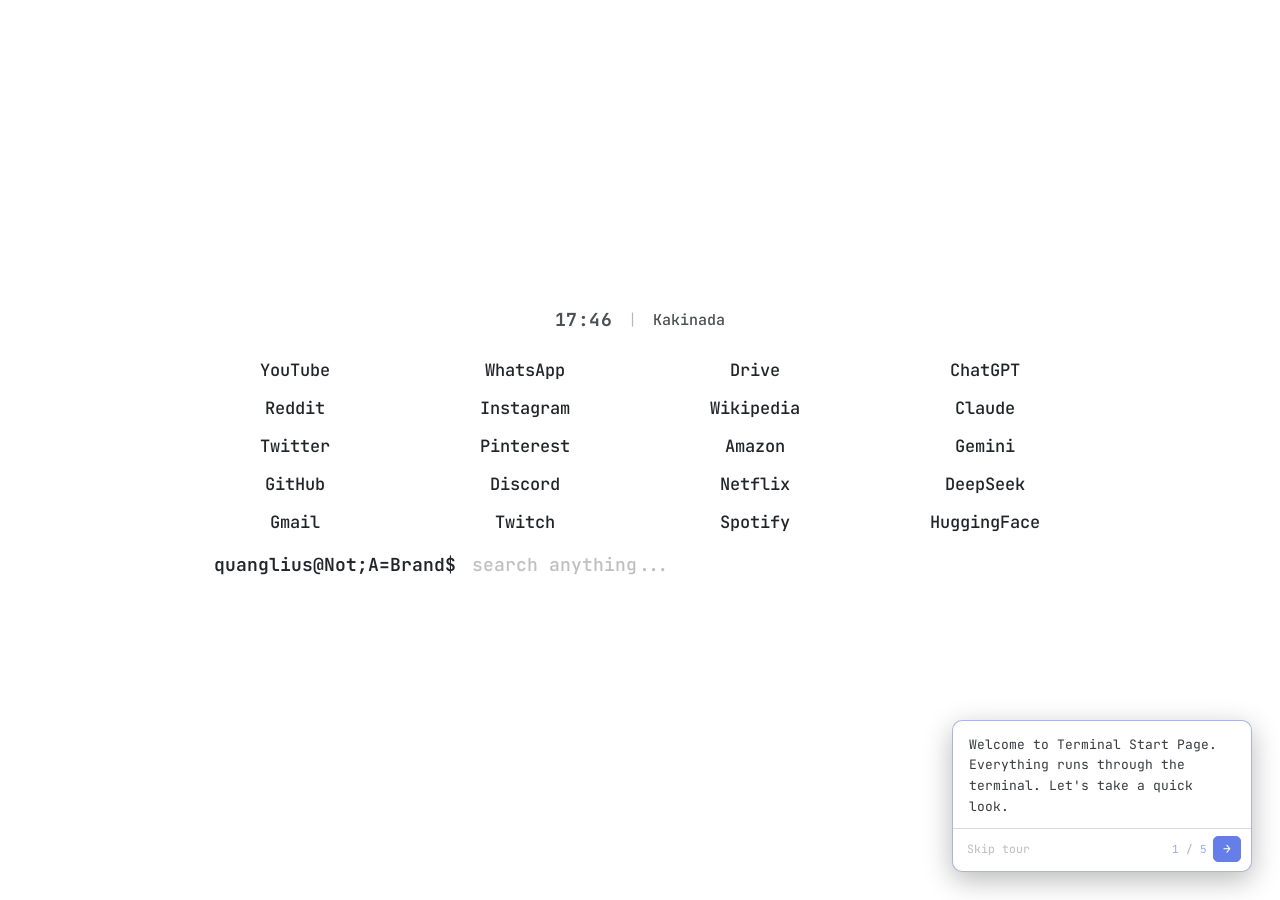
<file: index.html>
<!DOCTYPE html>
<html lang="en">

<head>
  <meta charset="UTF-8" />
  <meta name="viewport" content="width=device-width" />
  <meta name="description" content="A minimal, keyboard-centric start page with dynamic themes and AI routing." />
  <meta property="og:title" content="New Tab" />
  <meta property="og:description" content="A minimal, keyboard-centric start page." />
  <meta name="theme-color" content="#ffffff" id="meta-theme-color" />
  <link rel="icon" type="image/png" sizes="32x32" href="icon/32.png">
  <link rel="icon" type="image/png" sizes="16x16" href="icon/16.png">
  <link rel="shortcut icon" href="icon/favicon.png">
  <title>New Tab</title>

  <link rel="preconnect" href="https://fonts.googleapis.com" />
  <link rel="preconnect" href="https://fonts.gstatic.com" crossorigin />
  <link href="https://fonts.googleapis.com/css2?family=Fira+Code:wght@300..700&family=Inter:wght@100..900&family=JetBrains+Mono:ital,wght@0,100..800;1,100..800&family=Libre+Baskerville:ital,wght@0,400;0,700;1,400&family=Playfair+Display:ital,wght@0,400..900;1,400..900&family=Source+Code+Pro:ital,wght@0,200..900;1,200..900&display=swap" rel="stylesheet" />
  <link rel="stylesheet" href="style.css" />

</head>

<body>
  <noscript>
    <div
      style="position: fixed; top: 0; left: 0; width: 100%; padding: 20px; background: #e74c3c; color: white; text-align: center; z-index: 9999;">
      This start page requires JavaScript to function. Please enable JavaScript in your browser settings.
    </div>
  </noscript>
  <div id="theme-overlay-scanlines" class="theme-overlay"></div>
  <div id="theme-overlay-texture" class="theme-overlay"></div>

  <div class="content">
    <!-- Time and Weather Info -->
    <div class="info-section">
      <div class="time" id="time-display">--:--</div>
      <div class="separator">|</div>
      <div class="weather" id="weather-display">
        <span>--°</span>
      </div>
    </div>

    <!-- Terminal Frame (wrapper for optional border and separators) -->
    <div class="terminal-frame" id="terminal-frame">
      <!-- Bookmarks Section -->
      <section class="bookmark-sections" id="bookmarks">
        <!-- Bookmarks will be generated by JavaScript -->
      </section>

      <!-- Terminal Command Line -->
      <section class="terminal-section">
        <p><span id="username">user</span>@<span id="browser-info">browser</span><span>$</span></p>
        <div class="terminal-input-wrapper">
          <div class="command-hint" id="command-hint"></div>
          <input id="terminal-input" type="text" autocomplete="off" spellcheck="false" autocorrect="off" autocapitalize="off" aria-label="Terminal Input" autofocus />
        </div>
      </section>
    </div>
  </div>

  <!-- Config Modal -->
  <div class="config-modal" id="config-modal" lang="en" role="dialog" aria-labelledby="config-modal-title">
    <div class="config-content">
      <h2 id="config-modal-title">Configuration</h2>

      <div class="config-section">
        <h3>Username</h3>
        <input type="text" id="config-username" spellcheck="false" autocorrect="off" />
      </div>

      <div class="config-section">
        <button class="btn-save btn-edit-bookmarks" id="btn-edit-bookmarks">Edit Bookmarks</button>
      </div>

      <div class="config-section">
        <button class="btn-save btn-edit-bookmarks" id="btn-tags-from-config" style="background: var(--terminal-bg); color: var(--text-color); border: 1px solid var(--card-border);">Search Overrides &amp; Custom Tags</button>
      </div>

      <div class="config-section">
        <h3>Weather Location</h3>
        <input type="text" id="weather-location" spellcheck="false" autocorrect="off" />
      </div>

      <div class="config-section">
        <h3>Weather Unit</h3>
        <select id="weather-unit">
          <option value="celsius">Celsius (°C)</option>
          <option value="fahrenheit">Fahrenheit (°F)</option>
        </select>
      </div>

      <div class="config-section">
        <h3>Time Zone</h3>
        <input type="text" id="time-zone" spellcheck="false" autocorrect="off" />
      </div>

      <div class="config-section">
        <h3>Default Search Engine</h3>
        <select id="search-engine">
          <option value="google">Google</option>
          <option value="ddg">DuckDuckGo</option>
          <option value="bing">Bing</option>
        </select>
        <p class="config-hint">Used when no prefix is typed (e.g. plain text fallback).</p>
      </div>

      <div class="config-section">
        <h3>Terminal Placeholder</h3>
        <input type="text" id="terminal-placeholder" spellcheck="false" autocorrect="off" placeholder="search anything..." />
        <p class="config-hint">Custom placeholder text shown in the terminal input bar.</p>
      </div>

      <div class="config-buttons">
        <button class="btn-customize-link" id="btn-customize-from-config">Customize?</button>
        <button class="btn-backup" id="btn-import-backup" title="Import backup">↑ Import</button>
        <button class="btn-backup" id="btn-export-backup" title="Export backup">↓ Export</button>
        <button class="btn-cancel" id="btn-cancel-config">Cancel</button>
        <button class="btn-save" id="btn-save-config">Save</button>
      </div>
    </div>
  </div>

  <!-- Help Modal -->
  <div class="config-modal" id="help-modal" lang="en" role="dialog" aria-labelledby="help-modal-title">
    <div class="config-content help-content">
      <h2 id="help-modal-title">Available Commands</h2>

      <div class="help-section">
        <h3>System</h3>
        <div class="help-commands">
          <div class="help-cmd"><span>:config</span> → Open settings (weather, timezone)</div>
          <div class="help-cmd"><span>:customize</span> → Customize syntax colors &amp; switch theme</div>
          <div class="help-cmd"><span>:tags</span> → Override search URLs &amp; add custom prefix shortcuts</div>
          <div class="help-cmd"><span>:bookmarks</span> → Edit bookmarks (grid or JSON)</div>
          <div class="help-cmd"><span>:version</span> → Show app version</div>
          <div class="help-cmd"><span>:update</span> → Check for updates on GitHub</div>
          <div class="help-cmd"><span>:history</span> → Browse &amp; recall command history</div>
          <div class="help-cmd"><span>:tour</span> → Replay the onboarding tour</div>
          <div class="help-cmd"><span>:export</span> → Export all settings to JSON</div>
          <div class="help-cmd"><span>:import</span> → Import settings from JSON</div>
          <div class="help-cmd"><span>:reset</span> → Clear all settings, cache &amp; localStorage</div>
          <div class="help-cmd"><span>:help</span> → Show this help</div>
        </div>
      </div>

      <div class="help-section">
        <h3>Themes</h3>
        <div class="help-commands">
          <div class="help-cmd"><span>:light</span> → Light mode</div>
          <div class="help-cmd"><span>:dark</span> → Dark mode</div>
          <div class="help-cmd"><span>:black</span> / <span>:amoled</span> → Full black / AMOLED</div>
          <div class="help-cmd"><span>:nord</span> → Arctic Nord</div>
          <div class="help-cmd"><span>:newspaper</span> → Classic Newspaper</div>
          <div class="help-cmd"><span>:coffee</span> → Organic Coffee</div>
          <div class="help-cmd"><span>:root</span> / <span>:hacker</span> → Hacker terminal</div>
          <div class="help-cmd"><span>:neon</span> / <span>:cyberpunk</span> → Cyberpunk Neon</div>
        </div>
      </div>

      <div class="help-section">
        <h3>Search</h3>
        <div class="help-commands">
          <div class="help-cmd"><span>r:query</span> → Search Reddit</div>
          <div class="help-cmd"><span>yt:query</span> → Search YouTube</div>
          <div class="help-cmd"><span>ggl:query</span> → Search Google explicitly</div>
          <div class="help-cmd"><span>bing:query</span> → Search Bing</div>
          <div class="help-cmd"><span>ddg:query</span> → Search DuckDuckGo</div>
          <div class="help-cmd"><span>amazon:query</span> → Search Amazon</div>
          <div class="help-cmd"><span>maps:location</span> → Google Maps</div>
          <div class="help-cmd"><span>imdb:movie</span> → Search IMDb</div>
          <div class="help-cmd"><span>alt:query</span> → Search AlternativeTo</div>
          <div class="help-cmd"><span>def:word</span> → Define word (OneLook)</div>
          <div class="help-cmd"><span>the:phrase</span> → Thesaurus (OneLook)</div>
          <div class="help-cmd"><span>syn:words</span> → Synonyms (OneLook)</div>
          <div class="help-cmd"><span>quote:phrase</span> → Find quotes (OneLook)</div>
          <div class="help-cmd"><span>cws:name</span> → Search browser extensions</div>
        </div>
      </div>

      <div class="help-section">
        <h3>General</h3>
        <div class="help-commands">
          <div class="help-cmd">Type <span>website.com</span> → navigate directly (highlighted teal)</div>
          <div class="help-cmd">Type anything else → search with your default engine</div>
          <div class="help-cmd">Trailing space on any command or bookmark → falls through to search</div>
          <div class="help-cmd"><span>Tab</span> / <span>→</span> → accept autocomplete suggestion</div>
          <div class="help-cmd"><span>↑ ↓</span> → navigate command history</div>
          <div class="help-cmd"><span>Ctrl+Enter</span> / <span>Alt+Enter</span> → open bookmark in background tab</div>
          <div class="help-cmd"><span>Ctrl+Shift+Enter</span> / <span>Alt+Shift+Enter</span> → open bookmark in focused tab</div>
        </div>
      </div>

      <div class="config-buttons">
        <button class="btn-cancel" id="btn-restart-tour" style="margin-right:auto;">↺ Take the tour</button>
        <button class="btn-save" id="btn-close-help">Got it</button>
      </div>
    </div>
  </div>

  <!-- IP Info Modal -->


  <!-- Bookmarks Modal -->
  <div class="config-modal" id="bookmarks-modal" lang="en" role="dialog" aria-labelledby="bookmarks-modal-title">
    <div class="config-content" style="max-width: 900px;">
      <div class="config-header-row">
        <h2 id="bookmarks-modal-title">Manage Bookmarks</h2>
        <button class="btn-toggle-editor" id="toggle-editor-btn">Edit as JSON</button>
      </div>

      <!-- Tab switcher -->
      <div class="bm-tabs">
        <button class="bm-tab-btn bm-tab-active" data-tab="upfront">Upfront</button>
        <button class="bm-tab-btn" data-tab="shelf">Shelf</button>
      </div>

      <!-- Visual Grid Editor -->
      <div id="bookmarks-grid-editor" class="bookmarks-grid-editor">
        <!-- Dynamically generated -->
      </div>

      <!-- JSON Editor (Hidden by default) -->
      <textarea id="config-textarea" class="hidden" spellcheck="false" style="min-height: 400px;" placeholder='[
  { "href": "https://github.com", "title": "Github" },
  { "href": "https://youtube.com", "title": "YouTube" }
]'></textarea>

      <div class="config-buttons">
        <button class="btn-cancel" id="btn-cancel-bookmarks">Cancel</button>
        <button class="btn-save" id="btn-save-bookmarks">Save Bookmarks</button>
      </div>
    </div>
  </div>

  <!-- Gemini Modal -->


  <!-- Customize Modal -->
  <div class="config-modal" id="customize-modal" lang="en" role="dialog" aria-labelledby="customize-modal-title">
    <div class="config-content">
      <h2 id="customize-modal-title">Customize</h2>

      <div class="config-section">
        <div class="customize-section-title">Theme</div>
        <div class="customize-theme-grid" id="customize-theme-grid"></div>
      </div>

      <div class="config-section">
        <div class="customize-section-title">Syntax Highlight Colors</div>
        <p class="config-hint" style="margin-bottom:10px;">These colors are universal — they apply across all themes and persist independently.</p>
        <div class="customize-grid" id="customize-color-grid"></div>
      </div>

      <div class="config-section">
        <div class="customize-section-title">Fonts</div>
        <p class="config-hint" style="margin-bottom:10px;">Select custom fonts for the page elements and terminal.</p>
        
        <div class="customize-font-group" style="display: flex; gap: 16px; flex-wrap: wrap; margin-bottom: 12px;">
          <div style="flex: 1; min-width: 200px;">
            <label for="customize-base-font" style="display: block; font-size: 13px; font-weight: 600; margin-bottom: 6px;">Base Font</label>
            <select id="customize-base-font" style="width: 100%; padding: 8px 12px; border-radius: 6px; border: 1px solid var(--card-border); background: var(--terminal-bg); color: var(--text-color); font-size: 14px;">
              <option value="default">JetBrainsMono Nerd Font (Default)</option>
              <option value="Inter">Inter</option>
              <option value="Source Code Pro">Source Code Pro</option>
              <option value="Fira Code">Fira Code</option>
              <option value="Playfair Display">Playfair Display</option>
              <option value="Libre Baskerville">Libre Baskerville</option>
              <option value="sans-serif">System Sans-Serif</option>
              <option value="serif">System Serif</option>
              <option value="custom">Custom...</option>
            </select>
            <input type="text" id="customize-base-font-custom" class="hidden" placeholder="e.g. 'Comic Sans MS', sans-serif" style="width: 100%; margin-top: 8px; padding: 8px 12px; border-radius: 6px; border: 1px solid var(--card-border); background: var(--terminal-bg); color: var(--text-color); font-size: 14px;" />
          </div>

          <div style="flex: 1; min-width: 200px;">
            <label for="customize-mono-font" style="display: block; font-size: 13px; font-weight: 600; margin-bottom: 6px;">Terminal Font (Monospace)</label>
            <select id="customize-mono-font" style="width: 100%; padding: 8px 12px; border-radius: 6px; border: 1px solid var(--card-border); background: var(--terminal-bg); color: var(--text-color); font-size: 14px;">
              <option value="default">JetBrainsMono Nerd Font (Default)</option>
              <option value="Source Code Pro">Source Code Pro</option>
              <option value="Fira Code">Fira Code</option>
              <option value="Courier New">Courier New</option>
              <option value="monospace">System Monospace</option>
              <option value="custom">Custom...</option>
            </select>
            <input type="text" id="customize-mono-font-custom" class="hidden" placeholder="e.g. Monaco, monospace" style="width: 100%; margin-top: 8px; padding: 8px 12px; border-radius: 6px; border: 1px solid var(--card-border); background: var(--terminal-bg); color: var(--text-color); font-size: 14px;" />
          </div>
        </div>
      <div class="config-section">
        <div class="customize-section-title">Layout Options</div>
        <p class="config-hint" style="margin-bottom:10px;">Customize visual layouts and components.</p>
        <div style="display: flex; flex-direction: column; gap: 10px; margin-top: 8px;">
          <label class="config-inline-toggle" style="display: flex; align-items: center; gap: 8px; font-size: 14px; font-weight: 500;">
            <input type="checkbox" id="customize-hide-info" style="margin: 0;" />
            Hide Time and Weather Info Section
          </label>
          <label class="config-inline-toggle" style="display: flex; align-items: center; gap: 8px; font-size: 14px; font-weight: 500;">
            <input type="checkbox" id="customize-block-cursor" style="margin: 0;" />
            Block Caret / Cursor
          </label>
          <label class="config-inline-toggle" style="display: flex; align-items: center; gap: 8px; font-size: 14px; font-weight: 500; margin-top: 4px;">
            <input type="checkbox" id="customize-frame-enabled" style="margin: 0;" />
            Enable Outer Border Frame
          </label>
          <div id="customize-frame-radius-container" style="display: flex; flex-direction: column; gap: 6px; margin-top: 6px; padding-left: 2px;">
            <label for="customize-frame-radius" style="font-size: 13px; font-weight: 600; display: flex; justify-content: space-between;">
              <span>Border Radius</span>
              <span id="customize-frame-radius-value">8px</span>
            </label>
            <input type="range" id="customize-frame-radius" min="0" max="30" value="8" style="width: 100%; margin: 0; height: 6px; cursor: pointer; accent-color: var(--text-color);" />
          </div>
      </div>

      <div class="config-section">
        <div class="customize-section-title">Custom Colors (Overrides)</div>
        <p class="config-hint" style="margin-bottom:10px;">Override active theme background, text, and border colors.</p>
        <div style="display: grid; grid-template-columns: repeat(3, 1fr); gap: 12px; margin-top: 8px;">
          <!-- Border Color -->
          <div style="display: flex; flex-direction: column; gap: 4px;">
            <span style="font-size: 13px; font-weight: 600;">Border Color</span>
            <div style="display: flex; align-items: center; gap: 4px;">
              <input type="color" id="customize-frame-color" style="width: 32px; height: 32px; padding: 0; border: 1px solid var(--text-color); cursor: pointer;" />
              <input type="text" id="customize-frame-color-hex" maxlength="7" style="flex: 1; padding: 6px; font-size: 12px; border: 1px solid var(--text-color); text-transform: uppercase;" placeholder="Default" />
            </div>
          </div>
          <!-- Theme BG Color -->
          <div style="display: flex; flex-direction: column; gap: 4px;">
            <span style="font-size: 13px; font-weight: 600;">Background Color</span>
            <div style="display: flex; align-items: center; gap: 4px;">
              <input type="color" id="customize-theme-bg" style="width: 32px; height: 32px; padding: 0; border: 1px solid var(--text-color); cursor: pointer;" />
              <input type="text" id="customize-theme-bg-hex" maxlength="7" style="flex: 1; padding: 6px; font-size: 12px; border: 1px solid var(--text-color); text-transform: uppercase;" placeholder="Default" />
            </div>
          </div>
          <!-- Theme Text Color -->
          <div style="display: flex; flex-direction: column; gap: 4px;">
            <span style="font-size: 13px; font-weight: 600;">Text Color</span>
            <div style="display: flex; align-items: center; gap: 4px;">
              <input type="color" id="customize-theme-text" style="width: 32px; height: 32px; padding: 0; border: 1px solid var(--text-color); cursor: pointer;" />
              <input type="text" id="customize-theme-text-hex" maxlength="7" style="flex: 1; padding: 6px; font-size: 12px; border: 1px solid var(--text-color); text-transform: uppercase;" placeholder="Default" />
            </div>
          </div>
        </div>
      </div>
        </div>
      </div>

      <div class="config-buttons">
        <button class="btn-cancel" id="btn-reset-colors" style="margin-right:auto;">Reset colors</button>
        <button class="btn-cancel" id="btn-cancel-customize">Cancel</button>
        <button class="btn-save" id="btn-save-customize">Save</button>
      </div>
    </div>
  </div>

  <!-- Tags Modal -->
  <div class="config-modal" id="tags-modal" lang="en" role="dialog" aria-labelledby="tags-modal-title">
    <div class="config-content tags-content">
      <h2 id="tags-modal-title">Search Overrides &amp; Tags</h2>

      <div class="config-section">
        <div class="customize-section-title">Search Overrides</div>
        <p class="config-hint" style="margin-bottom: 12px;">Replace the default URL for built-in prefixes. Leave blank to use the default.</p>
        <div id="tags-overrides-grid" class="tags-overrides-grid"></div>
      </div>

      <div class="config-section">
        <div class="customize-section-title">Custom Tags</div>
        <p class="config-hint" style="margin-bottom: 12px;">Define your own <span class="config-code">prefix:</span> shortcuts. The search query is appended to the URL.</p>
        <div id="tags-custom-list" class="tags-custom-list"></div>
        <button class="tags-add-btn" id="btn-add-tag">+ Add tag</button>
      </div>

      <div class="config-buttons">
        <button class="btn-cancel tags-dir-btn" id="btn-dir-extensions" title="Customize Open Directory file extensions">⊞ Dir Extensions</button>
        <button class="btn-cancel" id="btn-cancel-tags">Cancel</button>
        <button class="btn-save" id="btn-save-tags">Save</button>
      </div>
    </div>
  </div>

  <!-- Open Directory Modal -->


  <!-- History Modal -->
  <div class="config-modal" id="history-modal" lang="en" role="dialog" aria-labelledby="history-modal-title">
    <div class="config-content history-content">
      <h2 id="history-modal-title">Command History</h2>
      <p class="config-hint" style="margin-bottom: 12px;">Click or press Enter on an entry to fill the terminal. Use ↑ ↓ to navigate, PgUp / PgDn to scroll fast.</p>
      <div id="history-list" class="history-list"></div>
      <div class="config-buttons">
        <button class="btn-cancel" style="margin-right:auto;" id="btn-clear-history">Clear history</button>
        <button class="btn-save" id="btn-close-history">Close</button>
      </div>
    </div>
  </div>

  <!-- Loading Overlay -->
  <div id="loading-overlay">
    <div id="loading-ring"></div>
  </div>

  <script src="script/ext-storage.js"></script>
  <script src="script/focus-grab.js"></script>
  <script src="version/version.js"></script>
  <!-- load order matters: storage → utils → ui → modals → terminal → commands → main -->
  <script src="script/utils.js"></script>
  <script src="script/ui.js"></script>
  <script src="script/storage.js"></script>
  <script src="script/time-weather.js"></script>
  <script src="script/bookmarks.js"></script>
  <script src="script/modals/config.js"></script>
  <script src="script/modals/bookmarks.js"></script>
  <script src="script/modals/help.js"></script>
  <script src="script/modals/customize.js"></script>
  <script src="script/modals/tags.js"></script>
  <script src="script/modals/backup.js"></script>
  <script src="script/modals/tour.js"></script>
  <script src="script/commands.js"></script>
  <script src="script/terminal.js"></script>
  <script src="script/script.js"></script>
  <script src="script/inline-handlers.js"></script>
</body>

</html>
</file>
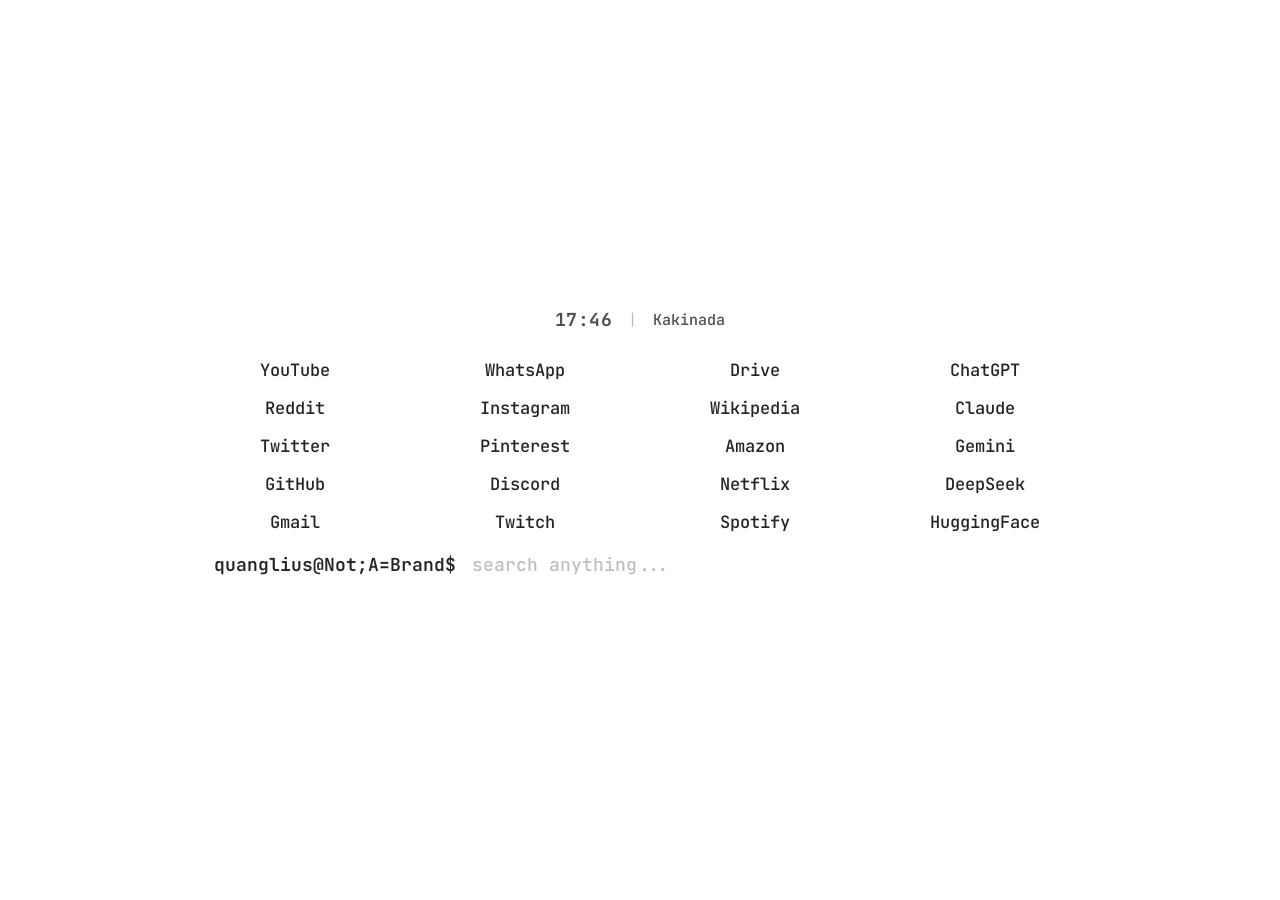
<file: focus/focus.html>
<!DOCTYPE html>
<html lang="en">
<head>
  <meta charset="utf-8">
  <meta name="viewport" content="width=device-width,initial-scale=1">
  <link rel="icon" type="image/png" sizes="32x32" href="../icon/32.png">
  <link rel="icon" type="image/png" sizes="16x16" href="../icon/16.png">
  <link rel="shortcut icon" href="../icon/favicon.png">
  <title>New Tab</title>
  <style>html,body{margin:0;padding:0;width:100%;height:100%;}</style>
  <script src="focus.js"></script>
</head>
<body></body>
</html>
</file>
<file: style.css>
/* CSS Variables - Light Theme (Default) */
:root {
  --background-color: #ffffff;
  --text-color: #212529;
  --card-background: rgba(255, 255, 255, 0.1);
  --card-border: rgba(0, 0, 0, 0.15);
  --terminal-bg: rgba(255, 255, 255, 0.8);
  --terminal-text: #212529;
  --shadow-color: rgba(0, 0, 0, 0.1);
  --border-radius: 12px;
  --font-family: "JetBrainsMono Nerd Font", "JetBrains Mono", ui-monospace, monospace;
  --monospace-font-family: "JetBrainsMono Nerd Font", "JetBrains Mono", ui-monospace, monospace;
  --link-background: rgba(0, 0, 0, 0.05);
  --link-hover: rgba(0, 0, 0, 0.1);

  /* Scales and Base Variables */
  --space-xs: 4px;
  --space-sm: 8px;
  --space-md: 16px;
  --space-lg: 20px;
  --space-xl: 24px;

  --z-base: 1;
  --z-overlay: 999;
  --z-modal: 1000;

  --color-primary: #667eea;
  --color-warning: #f39c12;
  --color-error: #e74c3c;
  --color-success: #27ae60;
  --color-version: #00b894;

  /* Syntax highlight colors — overrideable via :customize */
  --syn-cmd:     #667eea;
  --syn-theme:   #f6ad55;
  --syn-search:  #f39c12;
  --syn-version: #00b894;
  --syn-url:     #5fafaf;
  --syn-unknown: #e74c3c;
}

/* CSS Reset / Normalize */
*,
*::before,
*::after {
  box-sizing: border-box;
}

button,
input,
select,
textarea {
  font: inherit;
  color: inherit;
}

img {
  max-width: 100%;
  display: block;
}

/* Dark Theme */
html.dark-mode body {
  --background-color: #2d3436;
  --text-color: #dfe6e9;
  --card-background: rgba(45, 52, 54, 0.5);
  --card-border: rgba(80, 100, 130, 0.3);
  --terminal-bg: rgba(20, 30, 40, 0.8);
  --terminal-text: #dfe6e9;
  --shadow-color: rgba(0, 0, 0, 0.3);
  --link-background: rgba(255, 255, 255, 0.08);
  --link-hover: rgba(255, 255, 255, 0.12);
}

/* Full Black Theme */
html.black-mode body {
  --background-color: #000000;
  --text-color: #f4f5f6;
  --card-background: rgba(8, 8, 8, 0.94);
  --card-border: rgba(255, 255, 255, 0.11);
  --terminal-bg: rgba(7, 7, 7, 0.96);
  --terminal-text: #f4f5f6;
  --shadow-color: rgba(0, 0, 0, 0.55);
  --link-background: #0b0b0b;
  --link-hover: #141414;
}

/* Nord Theme */
html.nord-mode body {
  --background-color: #2e3440;
  --text-color: #eceff4;
  --card-background: rgba(59, 66, 82, 0.6);
  --card-border: rgba(76, 86, 106, 0.4);
  --terminal-bg: rgba(46, 52, 64, 0.9);
  --terminal-text: #eceff4;
  --shadow-color: rgba(0, 0, 0, 0.4);
  --link-background: rgba(255, 255, 255, 0.05);
  --link-hover: rgba(255, 255, 255, 0.1);
}

/* Newspaper Theme */
html.newspaper-mode body {
  --background-color: #f4efdf;
  --text-color: #121212;
  --card-background: rgba(230, 220, 190, 0.25);
  --card-border: rgba(18, 18, 18, 0.15);
  --terminal-bg: rgba(244, 239, 223, 0.9);
  --terminal-text: #121212;
  --shadow-color: rgba(0, 0, 0, 0.08);
  --font-family: 'Libre Baskerville', serif;
  --link-background: rgba(18, 18, 18, 0.03);
  --link-hover: rgba(18, 18, 18, 0.06);
}

/* Texture Overlay for Newspaper */
.theme-overlay {
  position: fixed;
  top: 0;
  left: 0;
  right: 0;
  bottom: 0;
  pointer-events: none;
  z-index: var(--z-overlay);
  display: none;
}

html.newspaper-mode #theme-overlay-texture {
  display: block;
  opacity: 0.06;
  background-image: url("data:image/svg+xml,%3Csvg viewBox='0 0 200 200' xmlns='http://www.w3.org/2000/svg'%3E%3Cfilter id='noiseFilter'%3E%3CfeTurbulence type='fractalNoise' baseFrequency='0.65' numOctaves='3' stitchTiles='stitch'/%3E%3C/filter%3E%3Crect width='100%25' height='100%25' filter='url(%23noiseFilter)'/%3E%3C/svg%3E");
}

/* Coffee Theme */
html.coffee-mode body {
  --background-color: #2b1b17;
  --text-color: #f1e4d1;
  --card-background: rgba(43, 27, 23, 0.4);
  --card-border: rgba(241, 228, 209, 0.15);
  --terminal-bg: rgba(30, 18, 15, 0.85);
  --terminal-text: #f1e4d1;
  --shadow-color: rgba(0, 0, 0, 0.6);
  --link-hover: rgba(241, 228, 209, 0.08);
}

/* Root (Hacker) Theme */
html.root-mode body {
  --background-color: #050505;
  --text-color: #00ff41;
  --card-background: rgba(0, 50, 10, 0.2);
  --card-border: rgba(0, 255, 65, 0.3);
  --terminal-bg: rgba(5, 5, 5, 0.95);
  --terminal-text: #00ff41;
  --shadow-color: rgba(0, 255, 65, 0.1);
  --font-family: 'Source Code Pro', ui-monospace, 'Cascadia Code', 'Fira Code', 'Consolas', 'Menlo', monospace;
  --link-background: rgba(0, 255, 65, 0.05);
  --link-hover: rgba(0, 255, 65, 0.15);
}

html.root-mode #theme-overlay-scanlines {
  display: block;
  background: linear-gradient(rgba(18, 16, 16, 0) 50%,
      rgba(0, 0, 0, 0.25) 50%), linear-gradient(90deg,
      rgba(255, 0, 0, 0.06),
      rgba(0, 255, 0, 0.02),
      rgba(0, 0, 255, 0.06));
  background-size: 100% 2px, 3px 100%;
  opacity: 0.3;
}

/* Neon (Cyberpunk) Theme */
html.neon-mode body {
  --background-color: #0d0d0d;
  --text-color: #00f3ff;
  --card-background: rgba(20, 20, 20, 0.7);
  --card-border: #ff00ff;
  --terminal-bg: rgba(13, 13, 13, 0.9);
  --terminal-text: #00f3ff;
  --shadow-color: rgba(255, 0, 255, 0.3);
  --font-family: 'Inter', ui-sans-serif, system-ui, -apple-system, sans-serif;
  --link-background: rgba(0, 243, 255, 0.05);
  --link-hover: rgba(255, 0, 255, 0.15);
}

html.neon-mode body {
  background: radial-gradient(circle at center, #1a1a1a 0%, #0d0d0d 100%);
}

/* Catppuccin Latte Theme */
html.catppuccin-latte-mode body {
  --background-color: #eff1f5;
  --text-color: #4c4f69;
  --card-background: rgba(230, 233, 239, 0.45);
  --card-border: rgba(204, 208, 218, 0.6);
  --terminal-bg: rgba(230, 233, 239, 0.85);
  --terminal-text: #4c4f69;
  --shadow-color: rgba(0, 0, 0, 0.05);
  --link-background: rgba(188, 192, 204, 0.25);
  --link-hover: rgba(188, 192, 204, 0.4);
}

/* Catppuccin Frappe Theme */
html.catppuccin-frappe-mode body {
  --background-color: #302d41;
  --text-color: #cdd6f4;
  --card-background: rgba(48, 45, 65, 0.6);
  --card-border: rgba(65, 69, 90, 0.6);
  --terminal-bg: rgba(36, 35, 49, 0.9);
  --terminal-text: #cdd6f4;
  --shadow-color: rgba(0, 0, 0, 0.35);
  --link-background: rgba(87, 82, 105, 0.2);
  --link-hover: rgba(87, 82, 105, 0.35);
}

/* Catppuccin Macchiato Theme */
html.catppuccin-macchiato-mode body {
  --background-color: #24273a;
  --text-color: #cad3f5;
  --card-background: rgba(36, 39, 58, 0.6);
  --card-border: rgba(54, 58, 79, 0.6);
  --terminal-bg: rgba(28, 30, 43, 0.9);
  --terminal-text: #cad3f5;
  --shadow-color: rgba(0, 0, 0, 0.35);
  --link-background: rgba(73, 77, 98, 0.2);
  --link-hover: rgba(73, 77, 98, 0.35);
}

/* Catppuccin Mocha Theme */
html.catppuccin-mocha-mode body {
  --background-color: #1e1e2e;
  --text-color: #cdd6f4;
  --card-background: rgba(30, 30, 46, 0.6);
  --card-border: rgba(49, 50, 68, 0.6);
  --terminal-bg: rgba(17, 17, 27, 0.95);
  --terminal-text: #cdd6f4;
  --shadow-color: rgba(0, 0, 0, 0.4);
  --link-background: rgba(69, 71, 90, 0.2);
  --link-hover: rgba(69, 71, 90, 0.35);
}

/* Gruvbox Light Theme */
html.gruvbox-light-mode body {
  --background-color: #fbf1c7;
  --text-color: #282828;
  --card-background: rgba(242, 229, 188, 0.5);
  --card-border: rgba(189, 174, 147, 0.6);
  --terminal-bg: rgba(242, 229, 188, 0.85);
  --terminal-text: #282828;
  --shadow-color: rgba(0, 0, 0, 0.05);
  --link-background: rgba(213, 196, 161, 0.25);
  --link-hover: rgba(213, 196, 161, 0.4);
}

/* Gruvbox Dark Theme */
html.gruvbox-dark-mode body {
  --background-color: #282828;
  --text-color: #ebdbb2;
  --card-background: rgba(40, 40, 40, 0.6);
  --card-border: rgba(60, 56, 54, 0.8);
  --terminal-bg: rgba(29, 32, 33, 0.95);
  --terminal-text: #ebdbb2;
  --shadow-color: rgba(0, 0, 0, 0.4);
  --link-background: rgba(80, 73, 69, 0.35);
  --link-hover: rgba(80, 73, 69, 0.5);
}

/* Dracula Theme */
html.dracula-mode body {
  --background-color: #282a36;
  --text-color: #f8f8f2;
  --card-background: rgba(40, 42, 54, 0.6);
  --card-border: rgba(68, 71, 90, 0.6);
  --terminal-bg: rgba(33, 34, 44, 0.95);
  --terminal-text: #f8f8f2;
  --shadow-color: rgba(0, 0, 0, 0.4);
  --link-background: rgba(98, 114, 164, 0.2);
  --link-hover: rgba(98, 114, 164, 0.35);
}

/* Kanagawa Theme */
html.kanagawa-mode body {
  --background-color: #1f1f28;
  --text-color: #dcd7ba;
  --card-background: rgba(31, 31, 40, 0.6);
  --card-border: rgba(45, 45, 60, 0.6);
  --terminal-bg: rgba(22, 22, 29, 0.95);
  --terminal-text: #dcd7ba;
  --shadow-color: rgba(0, 0, 0, 0.4);
  --link-background: rgba(84, 84, 96, 0.2);
  --link-hover: rgba(84, 84, 96, 0.35);
}

/* Everforest Light Theme */
html.everforest-light-mode body {
  --background-color: #fdf6e3;
  --text-color: #5c6a72;
  --card-background: rgba(240, 235, 219, 0.5);
  --card-border: rgba(189, 186, 172, 0.6);
  --terminal-bg: rgba(240, 235, 219, 0.85);
  --terminal-text: #5c6a72;
  --shadow-color: rgba(0, 0, 0, 0.05);
  --link-background: rgba(223, 218, 199, 0.25);
  --link-hover: rgba(223, 218, 199, 0.45);
}

/* Everforest Dark Theme */
html.everforest-dark-mode body {
  --background-color: #2d353b;
  --text-color: #d3c6aa;
  --card-background: rgba(45, 53, 59, 0.6);
  --card-border: rgba(61, 70, 77, 0.6);
  --terminal-bg: rgba(35, 42, 47, 0.95);
  --terminal-text: #d3c6aa;
  --shadow-color: rgba(0, 0, 0, 0.4);
  --link-background: rgba(71, 82, 89, 0.25);
  --link-hover: rgba(71, 82, 89, 0.45);
}

/* Rose Pine Theme */
html.rose-pine-mode body {
  --background-color: #191724;
  --text-color: #e0def4;
  --card-background: rgba(25, 23, 36, 0.6);
  --card-border: rgba(38, 35, 58, 0.6);
  --terminal-bg: rgba(31, 29, 46, 0.95);
  --terminal-text: #e0def4;
  --shadow-color: rgba(0, 0, 0, 0.4);
  --link-background: rgba(71, 65, 97, 0.25);
  --link-hover: rgba(71, 65, 97, 0.4);
}

/* Rose Pine Moon Theme */
html.rose-pine-moon-mode body {
  --background-color: #232136;
  --text-color: #e0def4;
  --card-background: rgba(35, 33, 54, 0.6);
  --card-border: rgba(57, 53, 82, 0.6);
  --terminal-bg: rgba(42, 39, 63, 0.95);
  --terminal-text: #e0def4;
  --shadow-color: rgba(0, 0, 0, 0.4);
  --link-background: rgba(86, 80, 114, 0.25);
  --link-hover: rgba(86, 80, 114, 0.4);
}

/* Tokyo Night Theme */
html.tokyo-night-mode body {
  --background-color: #1a1b26;
  --text-color: #a9b1d6;
  --card-background: rgba(26, 27, 38, 0.6);
  --card-border: rgba(41, 46, 66, 0.6);
  --terminal-bg: rgba(22, 22, 30, 0.95);
  --terminal-text: #a9b1d6;
  --shadow-color: rgba(0, 0, 0, 0.4);
  --link-background: rgba(56, 62, 90, 0.25);
  --link-hover: rgba(56, 62, 90, 0.4);
}

html.newspaper-mode body {
  letter-spacing: -0.01em;
}

html.newspaper-mode .bookmark-link span {
  font-weight: 700;
}

/* Global Styles */
* {
  margin: 0;
  padding: 0;
  box-sizing: border-box;
  scrollbar-width: thin;
  scrollbar-color: rgba(128, 128, 128, 0.3) rgba(0, 0, 0, 0.1);
}

html {
  font-family: var(--font-family);
}

body {
  background: var(--background-color);
  color: var(--text-color);
  min-height: 100vh;
  display: flex;
  align-items: center;
  justify-content: center;
  overflow-x: hidden;
  position: relative;
}

/* Scanlines ONLY on body background via pseudo-element BELOW content */
html.dark-mode #theme-overlay-scanlines {
  display: block;
  z-index: -1;
  background: repeating-linear-gradient(0deg,
      rgba(0, 0, 0, 0.3) 0px,
      transparent 1px,
      transparent 2px,
      rgba(0, 0, 0, 0.3) 3px);
}

/* Content Container */
.content {
  display: flex;
  flex-direction: column;
  justify-content: center;
  align-items: center;
  gap: var(--space-xl);
  padding: var(--space-xl);
  min-height: 100vh;
  position: relative;
  z-index: var(--z-base);
  width: 100%;
}

/* Time and Weather Section */
.info-section {
  display: flex;
  align-items: center;
  gap: var(--space-md);
  font-size: 15px;
  opacity: 0.8;
  font-weight: 500;
}

.info-section .time {
  font-family: var(--monospace-font-family);
  font-size: 18px;
  font-weight: 700;
  letter-spacing: 0.5px;
}

.info-section .weather {
  display: flex;
  align-items: center;
  gap: 8px;
  font-size: 15px;
  font-weight: 500;
}

.info-section .separator {
  opacity: 0.4;
  font-weight: 300;
}

/* Bookmark Sections - Sweet Spot, OPAQUE to block scanlines */
.bookmark-sections {
  display: flex;
  flex-direction: row;
  flex-wrap: wrap;
  gap: var(--space-lg);
  width: 100%;
  max-width: 1400px;
  margin: 0 auto;
}

.bookmark-section {
  background: var(--card-background);
  border-radius: var(--border-radius);
  padding: var(--space-lg);
  flex: 1 1 calc(25% - var(--space-lg));
  min-width: 240px;
  border: 1px solid var(--card-border);
  transition: all 0.2s ease;
  position: relative;
  z-index: 10;
}

html.coffee-mode .bookmark-section {
  backdrop-filter: blur(12px);
  -webkit-backdrop-filter: blur(12px);
  box-shadow: 0 8px 32px 0 rgba(0, 0, 0, 0.37);
  border-radius: 16px;
}

html.newspaper-mode .bookmark-section {
  border-radius: 2px 5px 3px 6px;
  box-shadow: 1px 1px 0px rgba(0, 0, 0, 0.05);
}

.bookmark-section:hover {
  background: var(--card-background);
  opacity: 0.95;
}

ul {
  list-style-type: none;
  display: flex;
  flex-direction: column;
  gap: var(--space-sm);
  padding: 0;
}

ul li {
  font-size: 17px;
  transition: opacity 0.2s ease, filter 0.2s ease;
}

ul li a {
  color: var(--text-color);
  text-decoration: none;
  display: flex;
  flex-direction: row;
  justify-content: flex-start;
  align-items: center;
  gap: 12px;
  padding: 11px 14px;
  border-radius: 7px;
  background: var(--link-background);
  transition: background 0.18s ease, transform 0.18s ease, box-shadow 0.18s ease, opacity 0.18s ease;
  opacity: 1;
  position: relative;
  z-index: var(--z-base);
}

ul li a:hover {
  background: var(--link-hover);
  transform: translateX(3px);
}

.bookmark-icon {
  max-width: 20px;
  max-height: 20px;
  border-radius: 4px;
}

html.newspaper-mode .bookmark-icon {
  filter: grayscale(100%) contrast(1.2) brightness(0.9);
}

html.root-mode .bookmark-icon {
  filter: grayscale(100%) brightness(0.8) sepia(1) hue-rotate(80deg) saturate(5);
}

ul li a span {
  white-space: nowrap;
  font-weight: 500;
}

/* Command Line Section - OPAQUE */
.terminal-section {
  display: flex;
  flex-direction: row;
  flex-wrap: wrap;
  align-items: center;
  justify-content: center;
  gap: var(--space-md);
  padding: var(--space-md) var(--space-xl);
  border-radius: var(--border-radius);
  background: var(--terminal-bg);
  border: 1px solid var(--card-border);
  box-shadow:
    0 4px 10px var(--shadow-color),
    inset 0 0 20px rgba(0, 0, 0, 0.02);
  max-width: 900px;
  width: 100%;
  transition: all 0.2s ease;
  position: relative;
  z-index: 10;
}

.terminal-section:focus-within {
  box-shadow:
    0 6px 15px var(--shadow-color),
    inset 0 0 20px rgba(0, 0, 0, 0.03);
}

.terminal-section p {
  font-family: var(--monospace-font-family);
  font-size: 18px;
  color: var(--terminal-text);
  font-weight: 600;
}

.terminal-input-wrapper {
  position: relative;
  flex: 1;
  display: flex;
}



#terminal-input {
  background: none;
  border: none;
  font-family: var(--monospace-font-family);
  font-size: 18px;
  color: var(--terminal-text);
  width: 100%;
  outline: none;
  font-weight: 500;
}

#terminal-input::placeholder {
  color: rgba(128, 128, 128, 0.5);
}

/* Input text color based on command type */
#terminal-input.input-cmd {
  color: var(--syn-cmd) !important;
}

.input-theme {
  color: var(--syn-theme) !important;
  text-shadow: 0 0 8px color-mix(in srgb, var(--syn-theme) 30%, transparent);
}

#terminal-input.input-search {
  color: var(--syn-search) !important;
}

#terminal-input.input-unknown {
  color: var(--syn-unknown) !important;
}

#terminal-input.input-version {
  color: var(--syn-version) !important;
}

#terminal-input.input-url {
  color: var(--syn-url) !important;
}

/* Command highlighting with autocomplete suggestion overlay */
.command-hint {
  position: absolute;
  left: 0;
  top: 0;
  pointer-events: none;
  font-family: var(--monospace-font-family);
  font-size: 18px;
  font-weight: 500;
  width: 100%;
  overflow: hidden;
  white-space: pre;
}

.command-hint .cmd {
  color: var(--syn-cmd);
}

.command-hint .search {
  color: var(--syn-search);
}

.command-hint .suggestion {
  opacity: 0.35;
  color: var(--terminal-text);
}

/* Config Modal */
.config-modal {
  display: none;
  position: fixed;
  top: 0;
  left: 0;
  width: 100%;
  height: 100%;
  background: rgba(0, 0, 0, 0.75);
  backdrop-filter: blur(12px);
  z-index: 1000;
  align-items: center;
  justify-content: center;
  animation: fadeIn 0.2s ease;
}

.config-modal.active {
  display: flex;
}

#bookmarks-modal .config-content {
  max-width: 1000px !important;
  width: 95vw;
  max-height: 90vh;
  display: flex;
  flex-direction: column;
}

#bookmarks-modal .bookmarks-grid-editor {
  overflow-y: auto;
  flex: 1;
  padding-right: 10px;
}

@keyframes fadeIn {
  from {
    opacity: 0;
  }

  to {
    opacity: 1;
  }
}

.config-content {
  background: var(--background-color);
  border: 1px solid var(--card-border);
  border-radius: 8px;
  padding: 32px;
  max-width: 600px;
  width: 90%;
  max-height: 80vh;
  overflow-y: auto;
  box-shadow: 0 20px 60px rgba(0, 0, 0, 0.6);
  animation: slideUp 0.2s ease;
}

@keyframes slideUp {
  from {
    transform: translateY(30px);
    opacity: 0;
  }

  to {
    transform: translateY(0);
    opacity: 1;
  }
}

.config-content h2 {
  margin-bottom: 28px;
  font-size: 22px;
  font-weight: 600;
  color: var(--text-color);
}

.config-section {
  margin-bottom: var(--space-lg);
}

.config-section h3 {
  margin-bottom: 8px;
  font-size: 14px;
  font-weight: 600;
  color: var(--text-color);
  opacity: 0.7;
  text-transform: uppercase;
  letter-spacing: 0.5px;
}

.config-content textarea,
.config-content input,
.config-content select {
  width: 100%;
  background: var(--terminal-bg);
  border: 1px solid var(--card-border);
  border-radius: 8px;
  padding: 12px;
  color: var(--text-color);
  font-family: var(--monospace-font-family);
  font-size: 14px;
  resize: vertical;
  transition: all 0.2s ease;
}

.config-content textarea:focus,
.config-content input:focus,
.config-content select:focus {
  outline: none;
  border-color: var(--color-primary);
  box-shadow: 0 0 0 3px rgba(102, 126, 234, 0.1);
}

.config-header-row {
  display: flex;
  justify-content: space-between;
  align-items: center;
  margin-bottom: 12px;
}

.config-header-row h3 {
  margin-bottom: 0 !important;
}

.btn-toggle-editor {
  background: rgba(102, 126, 234, 0.15);
  border: 1px solid rgba(102, 126, 234, 0.3);
  color: var(--color-primary);
  padding: 4px 10px;
  border-radius: 4px;
  font-size: 11px;
  font-weight: 600;
  text-transform: uppercase;
  cursor: pointer;
  transition: all 0.2s ease;
}

.btn-toggle-editor:hover {
  background: rgba(102, 126, 234, 0.25);
  border-color: var(--color-primary);
}

.bookmarks-grid-editor {
  display: grid;
  grid-template-columns: repeat(4, 1fr);
  gap: 12px;
  margin-top: 10px;
}

.bookmark-edit-column {
  display: flex;
  flex-direction: column;
  gap: 12px;
}

.bookmark-edit-cell {
  background: rgba(0, 0, 0, 0.1);
  padding: 10px;
  border-radius: 6px;
  border: 1px solid var(--card-border);
  display: flex;
  flex-direction: column;
  gap: 6px;
}

.bookmark-edit-cell input {
  padding: 6px 8px !important;
  font-size: 12px !important;
}

.bookmark-edit-cell .bm-title-input {
  font-weight: 700;
  color: var(--color-primary);
}

.hidden {
  display: none !important;
}

.config-content textarea {
  min-height: 200px;
  line-height: 1.6;
}

.config-inline-toggle {
  display: flex;
  align-items: center;
  gap: 10px;
  font-size: 14px;
  font-weight: 500;
}

.config-inline-toggle input[type="checkbox"] {
  width: 18px;
  height: 18px;
}

.config-code {
  font-family: var(--monospace-font-family);
  background: rgba(102, 126, 234, 0.15);
  padding: 1px 6px;
  border-radius: 4px;
  color: var(--color-primary);
}

.config-buttons {
  display: flex;
  gap: 12px;
  justify-content: flex-end;
  margin-top: 28px;
  align-items: center;
}

.btn-customize-link {
  margin-right: auto;
  background: none;
  border: none;
  padding: 0;
  font-size: 15px;
  font-weight: 600;
  color: var(--color-error);
  cursor: pointer;
  opacity: 0.75;
  font-family: var(--font-family);
  transition: opacity 0.15s;
}

.btn-customize-link:hover {
  opacity: 1;
}

.btn-backup {
  background: transparent;
  border: 1px solid var(--card-border);
  color: var(--text-color);
  border-radius: 6px;
  padding: 6px 12px;
  font-size: 12px;
  font-family: var(--monospace-font-family);
  cursor: pointer;
  opacity: 0.5;
  transition: opacity 0.15s, border-color 0.15s;
}

.btn-backup:hover {
  opacity: 1;
  border-color: var(--text-color);
}

@keyframes fadeInUp {
  from { opacity: 0; transform: translateX(-50%) translateY(8px); }
  to   { opacity: 1; transform: translateX(-50%) translateY(0); }
}

.config-buttons button {
  padding: 11px 24px;
  border: none;
  border-radius: 4px;
  font-size: 15px;
  font-weight: 500;
  cursor: pointer;
  transition: all 0.2s ease;
  font-family: var(--font-family);
}

.btn-save {
  background: var(--text-color);
  color: var(--background-color);
}

.btn-save:hover {
  opacity: 0.85;
}

.btn-edit-bookmarks {
  width: 100%;
  height: 44px;
  margin-top: 10px;
  background: var(--color-primary);
  color: white;
}

.btn-cancel {
  background: transparent;
  color: var(--text-color);
  border: 1px solid var(--card-border);
  opacity: 0.7;
}

.btn-cancel:hover {
  opacity: 1;
  border-color: var(--text-color);
}

/* Help Modal Specific Styles */
.help-content {
  max-width: 700px;
}

.help-section {
  margin-bottom: 28px;
}

.help-section h3 {
  font-size: 16px;
  font-weight: 600;
  margin-bottom: 12px;
  color: var(--text-color);
  opacity: 0.9;
}

.help-commands {
  display: flex;
  flex-direction: column;
  gap: 8px;
}

.help-cmd {
  font-size: 15px;
  line-height: 1.6;
  color: var(--text-color);
  opacity: 0.8;
}

.help-cmd span {
  font-family: var(--monospace-font-family);
  background: rgba(102, 126, 234, 0.15);
  padding: 2px 8px;
  border-radius: 4px;
  font-weight: 600;
  color: var(--color-primary);
}



/* Bookmark Matching Styles */
.bookmark-match a {
  background: rgba(255, 255, 255, 0.08) !important;
  border-radius: 7px;
}

/* 1st Preferred Match: Full brightness (100%), bold font */
.primary-match {
  opacity: 1 !important;
}

.primary-match a {
  background: rgba(255, 255, 255, 0.18) !important;
  transform: translateX(5px) !important;
  box-shadow: 0 4px 16px rgba(0, 0, 0, 0.25), 0 0 12px rgba(255, 255, 255, 0.08) !important;
  border-radius: 7px;
  z-index: 20;
  opacity: 1 !important;
}

.primary-match a span {
  font-weight: 700 !important;
  opacity: 1 !important;
}

/* 2nd or lower Preferred Matches: Slightly softer than 1st match (85% opacity, clear & bright) */
.bookmark-match:not(.primary-match) {
  opacity: 0.85 !important;
  transition: opacity 0.2s ease;
}

.bookmark-match:not(.primary-match) a {
  opacity: 0.85 !important;
}

.bookmark-match:not(.primary-match) a span {
  font-weight: 500 !important;
  opacity: 0.85 !important;
}

/* Non-matching items: Darkest (15% opacity with line-through) */
.bookmark-nomatch {
  opacity: 0.15 !important;
  filter: grayscale(80%) !important;
  transition: opacity 0.2s ease, filter 0.2s ease;
}

.bookmark-nomatch span {
  text-decoration: line-through !important;
}

/* Shelf bookmark swapped in */
@keyframes shelfSlideIn {
  from { opacity: 0; transform: translateY(-6px); }
  to   { opacity: 1; transform: translateY(0); }
}

.shelf-swapped a {
  animation: shelfSlideIn 0.18s ease forwards;
}

/* Bookmarks modal tabs */
.bm-tabs {
  display: flex;
  gap: 6px;
  margin-bottom: 14px;
}

.bm-tab-btn {
  padding: 5px 14px;
  border-radius: 5px;
  border: 1px solid var(--card-border);
  background: transparent;
  color: var(--text-color);
  font-family: var(--monospace-font-family);
  font-size: 12px;
  font-weight: 600;
  cursor: pointer;
  opacity: 0.55;
  transition: all 0.15s ease;
}

.bm-tab-btn:hover { opacity: 0.85; }

.bm-tab-active {
  background: rgba(102, 126, 234, 0.15);
  border-color: rgba(102, 126, 234, 0.4);
  color: var(--color-primary);
  opacity: 1;
}

/* Shelf list editor */
#shelf-list-editor {
  display: flex;
  flex-direction: column;
  gap: 10px;
  margin-top: 4px;
}

.shelf-add-btn {
  align-self: flex-start;
  background: rgba(102, 126, 234, 0.12);
  border: 1px dashed rgba(102, 126, 234, 0.4);
  color: var(--color-primary);
  border-radius: 6px;
  padding: 6px 14px;
  font-family: var(--monospace-font-family);
  font-size: 12px;
  font-weight: 600;
  cursor: pointer;
  transition: all 0.15s ease;
  width: auto !important;   /* override .config-content input width: 100% */
  resize: none !important;
}

.shelf-add-btn:hover {
  background: rgba(102, 126, 234, 0.22);
  border-style: solid;
}

.shelf-list {
  display: flex;
  flex-direction: column;
  gap: 6px;
  max-height: 380px;
  overflow-y: auto;
  padding-right: 4px;
}

.shelf-row {
  display: flex;
  gap: 8px;
  align-items: center;
}

.shelf-row input {
  background: var(--terminal-bg);
  border: 1px solid var(--card-border);
  border-radius: 6px;
  padding: 7px 10px;
  color: var(--text-color);
  font-family: var(--monospace-font-family);
  font-size: 13px;
  transition: border-color 0.15s ease;
  width: auto !important;  /* override .config-content input width: 100% */
}

.shelf-row input:focus {
  outline: none;
  border-color: var(--color-primary);
}

.shelf-title-input { width: 140px; flex-shrink: 0; font-weight: 600; color: var(--color-primary); }
.shelf-url-input   { flex: 1; }

.shelf-remove-btn {
  background: transparent;
  border: 1px solid var(--card-border);
  color: var(--text-color);
  border-radius: 5px;
  width: 28px;
  height: 28px;
  font-size: 16px;
  line-height: 1;
  cursor: pointer;
  opacity: 0.45;
  flex-shrink: 0;
  transition: all 0.15s ease;
}

.shelf-remove-btn:hover {
  opacity: 1;
  border-color: #e74c3c;
  color: #e74c3c;
}

/* Responsive Design */
@media (max-width: 1200px) {
  .bookmark-section {
    flex: 1 1 calc(33.333% - 20px);
  }
}

@media (max-width: 900px) {
  .bookmark-section {
    flex: 1 1 calc(50% - 20px);
  }

  .terminal-section {
    flex-direction: column;
    align-items: flex-start;
  }
}

@media (max-width: 600px) {
  .bookmark-sections {
    flex-direction: column;
    gap: 16px;
  }

  .bookmark-section {
    flex: 1 1 100%;
  }

  .content {
    padding: 1rem;
    gap: 1.5rem;
  }
}

/* Scrollbar styling */
::-webkit-scrollbar {
  width: 10px;
}

::-webkit-scrollbar-track {
  background: rgba(0, 0, 0, 0.1);
  border-radius: 5px;
}

::-webkit-scrollbar-thumb {
  background: rgba(128, 128, 128, 0.3);
  border-radius: 5px;
}

::-webkit-scrollbar-thumb:hover {
  background: rgba(128, 128, 128, 0.5);
}

@media (prefers-reduced-motion: reduce) {

  *,
  *::before,
  *::after {
    animation-duration: 0.01ms !important;
    animation-iteration-count: 1 !important;
    transition-duration: 0.01ms !important;
    scroll-behavior: auto !important;
  }
}
/* ========================================
   Customize Modal
   ======================================== */
#customize-modal .config-content {
  max-width: 780px !important;
  width: 92% !important;
  padding: 28px 24px !important;
  scrollbar-width: none;
  -ms-overflow-style: none;
}

#customize-modal .config-content::-webkit-scrollbar {
  display: none;
}

.customize-grid {
  display: flex;
  flex-direction: column;
  gap: 10px;
}

.customize-row {
  display: grid;
  grid-template-columns: 160px 1fr 120px 96px 32px;
  align-items: center;
  gap: 10px;
  padding: 10px 14px;
  background: var(--terminal-bg);
  border: 1px solid var(--card-border);
  border-radius: 8px;
  transition: border-color 0.15s ease;
}

.customize-row:hover {
  border-color: var(--text-color);
  opacity: 0.9;
}

.customize-label {
  font-size: 14px;
  font-weight: 600;
  font-family: var(--monospace-font-family);
  opacity: 0.85;
  white-space: nowrap;
  overflow: hidden;
  text-overflow: ellipsis;
}

.customize-preview {
  font-family: var(--monospace-font-family);
  font-size: 14px;
  font-weight: 700;
  padding: 4px 10px;
  background: rgba(0,0,0,0.15);
  border-radius: 5px;
  text-align: center;
  letter-spacing: 0.3px;
  white-space: nowrap;
  overflow: hidden;
  text-overflow: ellipsis;
}

.customize-color-wrap {
  display: contents; /* children participate directly in the grid */
}

.customize-swatch {
  width: 100%;
  height: 32px;
  border-radius: 6px;
  border: 2px solid var(--card-border);
  cursor: pointer;
  padding: 0;
  background: none;
  appearance: none;
  -webkit-appearance: none;
  overflow: hidden;
  color-scheme: dark;
}

html:not(.dark-mode):not(.black-mode):not(.nord-mode):not(.coffee-mode):not(.root-mode):not(.neon-mode) .customize-swatch {
  color-scheme: light;
}

.customize-swatch::-webkit-color-swatch-wrapper { padding: 0; }
.customize-swatch::-webkit-color-swatch { border: none; border-radius: 4px; }

.customize-hex {
  width: 100% !important;
  padding: 6px 8px !important;
  font-size: 13px !important;
  font-family: var(--monospace-font-family) !important;
  text-transform: uppercase;
  letter-spacing: 0.5px;
  box-sizing: border-box !important;
}

.customize-reset-btn {
  background: transparent;
  border: 1px solid var(--card-border);
  color: var(--text-color);
  border-radius: 4px;
  padding: 0;
  width: 100%;
  height: 32px;
  font-size: 14px;
  cursor: pointer;
  opacity: 0.55;
  font-family: var(--monospace-font-family);
  transition: opacity 0.15s;
}

.customize-reset-btn:hover {
  opacity: 1;
  border-color: var(--text-color);
}

.customize-section-title {
  font-size: 12px;
  font-weight: 600;
  text-transform: uppercase;
  letter-spacing: 0.6px;
  opacity: 0.5;
  margin-top: 10px;
  margin-bottom: 2px;
  padding-left: 2px;
}

.customize-theme-grid {
  display: grid;
  grid-template-columns: repeat(4, 1fr);
  gap: 8px;
  margin-top: 4px;
}

.customize-theme-btn {
  padding: 9px 6px;
  border: 1px solid var(--card-border);
  border-radius: 6px;
  background: var(--terminal-bg);
  color: var(--text-color);
  font-size: 13px;
  font-weight: 500;
  cursor: pointer;
  transition: all 0.15s ease;
  font-family: var(--font-family);
  text-align: center;
}

.customize-theme-btn:hover {
  border-color: var(--text-color);
  background: var(--link-hover);
}

.customize-theme-btn.active-theme {
  border-color: var(--syn-cmd);
  color: var(--syn-cmd);
  background: rgba(102,126,234,0.08);
  font-weight: 700;
}

/* ---- Tags Modal ---- */
.tags-content {
  max-width: 700px !important;
  width: 92% !important;
}

.tags-overrides-grid {
  display: flex;
  flex-direction: column;
  gap: 8px;
}

.tags-override-row {
  display: grid;
  grid-template-columns: 110px 52px 1fr 28px;
  align-items: center;
  gap: 8px;
  padding: 8px 12px;
  background: var(--terminal-bg);
  border: 1px solid var(--card-border);
  border-radius: 7px;
}

.tags-override-label {
  font-size: 13px;
  font-weight: 600;
  opacity: 0.75;
  font-family: var(--monospace-font-family);
  white-space: nowrap;
}

.tags-override-prefix {
  font-family: var(--monospace-font-family);
  font-size: 13px;
  color: var(--syn-search, #f39c12);
  font-weight: 700;
}

.tags-override-input {
  width: 100%;
  box-sizing: border-box;
  font-family: var(--monospace-font-family);
  font-size: 12px;
  padding: 5px 8px;
}

.tags-custom-list {
  display: flex;
  flex-direction: column;
  gap: 8px;
  margin-bottom: 10px;
}

.tags-custom-row {
  display: grid;
  grid-template-columns: 90px 14px 1fr 28px;
  align-items: center;
  gap: 8px;
  padding: 8px 12px;
  background: var(--terminal-bg);
  border: 1px solid var(--card-border);
  border-radius: 7px;
}

.tags-custom-prefix {
  font-family: var(--monospace-font-family);
  font-size: 13px;
  font-weight: 700;
  color: var(--syn-search, #f39c12);
  width: 100%;
  box-sizing: border-box;
  padding: 5px 8px;
  text-align: center;
}

.tags-colon {
  font-family: var(--monospace-font-family);
  font-size: 14px;
  font-weight: 700;
  opacity: 0.5;
  text-align: center;
}

.tags-custom-url {
  font-family: var(--monospace-font-family);
  font-size: 12px;
  width: 100%;
  box-sizing: border-box;
  padding: 5px 8px;
}

.tags-reset-btn {
  background: transparent;
  border: 1px solid var(--card-border);
  color: var(--text-color);
  border-radius: 4px;
  width: 28px;
  height: 28px;
  font-size: 13px;
  cursor: pointer;
  opacity: 0.45;
  transition: opacity 0.15s;
  display: flex;
  align-items: center;
  justify-content: center;
}

.tags-reset-btn:hover { opacity: 1; border-color: var(--text-color); }

.tags-delete-btn:hover { opacity: 1; border-color: #e74c3c; color: #e74c3c; }

.tags-add-btn {
  background: transparent;
  border: 1px dashed var(--card-border);
  color: var(--text-color);
  border-radius: 7px;
  padding: 8px 14px;
  font-size: 13px;
  font-family: var(--monospace-font-family);
  cursor: pointer;
  opacity: 0.55;
  width: 100%;
  transition: opacity 0.15s, border-color 0.15s;
}

.tags-add-btn:hover { opacity: 1; border-color: var(--text-color); }

.config-hint {
  font-size: 12px;
  opacity: 0.5;
  margin-top: 6px;
  line-height: 1.5;
  font-family: var(--monospace-font-family);
}

/* ---- Loading Overlay ---- */
#loading-overlay {
  display: none;
  position: fixed;
  inset: 0;
  z-index: 99999;
  background: var(--background-color);
  backdrop-filter: blur(12px);
  -webkit-backdrop-filter: blur(12px);
  align-items: center;
  justify-content: center;
  opacity: 0;
  transition: opacity 0.25s ease;
}

#loading-overlay.visible {
  display: flex;
  opacity: 1;
}

#loading-overlay.hiding {
  opacity: 0;
}

#loading-ring {
  width: 52px;
  height: 52px;
  border-radius: 50%;
  border: 2px solid transparent;
  border-top-color: var(--text-color);
  opacity: 0.35;
  animation: loading-spin 0.9s cubic-bezier(0.4, 0, 0.2, 1) infinite;
}

@keyframes loading-spin {
  to { transform: rotate(360deg); }
}
/* ========================================
   Open Directory — Syntax Highlight Tokens
   dir uses cmd color, cat uses search color,
   engine uses theme color (reusing existing palette)
   ======================================== */

/* input-dir: partial dir command (no colon yet) */
input.input-dir {
  color: var(--syn-cmd) !important;
}

/* input-dir-composing: hint renders all tokens; input text is hidden but cursor stays visible */
input.input-dir-composing {
  color: transparent !important;
  caret-color: var(--terminal-text) !important;
}

/* input-dir-active: dir command with colon + keyword */
input.input-dir-active {
  color: var(--text-color);
}

/* Hint overlay tokens */
.command-hint .syn-dir     { color: var(--syn-cmd); }
.command-hint .syn-dir-cat { color: var(--syn-search); }
.command-hint .syn-dir-eng { color: var(--syn-theme); }
.command-hint .syn-dir-sep { color: var(--text-color); opacity: 0.45; }
.command-hint .syn-dir-kw  { color: transparent; } /* hidden — input shows this */
.command-hint .syn-dir-plain { color: var(--terminal-text); } /* partial/incomplete segment */

/* ========================================
   Open Directory Modal
   ======================================== */
.dir-content {
  max-width: 600px;
}

.dir-cat-grid {
  display: flex;
  flex-wrap: wrap;
  gap: 8px;
  margin-top: 8px;
}

.dir-cat-btn {
  padding: 7px 14px;
  border-radius: 8px;
  border: 1px solid var(--card-border);
  background: var(--link-background);
  color: var(--text-color);
  font-family: var(--monospace-font-family);
  font-size: 13px;
  cursor: pointer;
  transition: background 0.15s, border-color 0.15s, color 0.15s;
  display: flex;
  align-items: center;
  gap: 6px;
}

.dir-cat-btn:hover {
  background: var(--link-hover);
  border-color: var(--syn-search);
}

.dir-cat-btn.active-cat {
  background: color-mix(in srgb, var(--syn-search) 18%, transparent);
  border-color: var(--syn-search);
  color: var(--syn-search);
}

.dir-cat-hint {
  font-size: 10px;
  opacity: 0.55;
  font-style: italic;
}

.dir-engine-grid {
  display: flex;
  flex-wrap: wrap;
  gap: 8px;
  margin-top: 8px;
}

.dir-engine-btn {
  padding: 7px 14px;
  border-radius: 8px;
  border: 1px solid var(--card-border);
  background: var(--link-background);
  color: var(--text-color);
  font-family: var(--monospace-font-family);
  font-size: 13px;
  cursor: pointer;
  transition: background 0.15s, border-color 0.15s, color 0.15s;
}

.dir-engine-btn:hover {
  background: var(--link-hover);
  border-color: var(--syn-theme);
}

.dir-engine-btn.active-engine {
  background: color-mix(in srgb, var(--syn-theme) 18%, transparent);
  border-color: var(--syn-theme);
  color: var(--syn-theme);
}

/* Preview box */
.dir-preview-box {
  margin: 18px 0 4px;
  padding: 14px 18px;
  border-radius: 10px;
  border: 1px solid var(--card-border);
  background: var(--terminal-bg);
}

.dir-preview-label {
  font-size: 11px;
  opacity: 0.5;
  font-family: var(--monospace-font-family);
  margin-bottom: 6px;
  text-transform: uppercase;
  letter-spacing: 0.06em;
}

.dir-preview-cmd {
  font-family: var(--monospace-font-family);
  font-size: 15px;
  color: var(--syn-cmd);
  word-break: break-all;
  margin-bottom: 5px;
}

.dir-preview-url {
  font-size: 12px;
  opacity: 0.6;
  font-family: var(--monospace-font-family);
}

/* Open Dir button in :tags footer */
.tags-dir-btn {
  margin-right: auto;
  border-color: color-mix(in srgb, var(--syn-cmd) 40%, var(--card-border)) !important;
  color: var(--syn-cmd) !important;
}

.tags-dir-btn:hover {
  background: color-mix(in srgb, var(--syn-cmd) 12%, transparent) !important;
}

/* ========================================
   :dirconfig — Extension Editor Modal
   ======================================== */
.dirconfig-content {
  max-width: 640px;
}

.dirconfig-categories {
  display: flex;
  flex-direction: column;
  gap: 20px;
}

.dirconfig-category {
  border: 1px solid var(--card-border);
  border-radius: 10px;
  padding: 14px 16px;
  background: var(--link-background);
}

.dirconfig-cat-header {
  display: flex;
  align-items: center;
  justify-content: space-between;
  margin-bottom: 10px;
}

.dirconfig-cat-title {
  font-family: var(--monospace-font-family);
  font-size: 13px;
  font-weight: 600;
  color: var(--syn-search);
  text-transform: uppercase;
  letter-spacing: 0.07em;
}

.dirconfig-reset-btn {
  font-size: 15px;
  transition: opacity 0.15s;
}

.dirconfig-pills-wrap {
  display: flex;
  flex-wrap: wrap;
  gap: 6px;
  margin-bottom: 10px;
  min-height: 28px;
}

.dirconfig-pill {
  display: inline-flex;
  align-items: center;
  gap: 4px;
  padding: 3px 8px 3px 10px;
  border-radius: 20px;
  border: 1px solid color-mix(in srgb, var(--syn-search) 35%, var(--card-border));
  background: color-mix(in srgb, var(--syn-search) 10%, transparent);
  font-family: var(--monospace-font-family);
  font-size: 12px;
  color: var(--text-color);
  user-select: none;
}

.dirconfig-pill-del {
  background: none;
  border: none;
  cursor: pointer;
  color: var(--text-color);
  opacity: 0.45;
  font-size: 14px;
  line-height: 1;
  padding: 0 2px;
  transition: opacity 0.1s;
}

.dirconfig-pill-del:hover {
  opacity: 1;
  color: var(--color-error);
}

.dirconfig-add-wrap {
  display: flex;
  align-items: center;
}

.dirconfig-add-input {
  background: var(--terminal-bg);
  border: 1px dashed var(--card-border);
  border-radius: 20px;
  padding: 3px 12px;
  font-family: var(--monospace-font-family);
  font-size: 12px;
  color: var(--text-color);
  width: 110px;
  outline: none;
  transition: border-color 0.15s;
}

.dirconfig-add-input:focus {
  border-color: var(--syn-search);
  border-style: solid;
}

.dirconfig-add-input::placeholder {
  opacity: 0.4;
}

/* ========================================
   :prompts — Placeholder Suggestions Editor
   ======================================== */
.prompts-content {
  max-width: 520px;
}

.prompts-textarea {
  width: 100%;
  min-height: 260px;
  background: var(--terminal-bg);
  border: 1px solid var(--card-border);
  border-radius: 10px;
  padding: 14px 16px;
  font-family: var(--monospace-font-family);
  font-size: 13px;
  color: var(--text-color);
  resize: vertical;
  outline: none;
  line-height: 1.7;
  transition: border-color 0.15s;
}

.prompts-textarea:focus {
  border-color: var(--syn-cmd);
}

.prompts-textarea::placeholder {
  opacity: 0.35;
}
/* ========================================
   Themed Toast & Alert/Confirm Modals
   (replaces native alert / confirm)
   ======================================== */

/* ---- Toast ---- */
.sp-toast {
  position: fixed;
  bottom: 32px;
  left: 50%;
  transform: translateX(-50%) translateY(12px);
  display: flex;
  align-items: center;
  gap: 10px;
  background: var(--terminal-bg);
  color: var(--text-color);
  border: 1px solid var(--card-border);
  padding: 10px 18px;
  border-radius: 10px;
  font-family: var(--monospace-font-family);
  font-size: 13px;
  z-index: 99999;
  box-shadow: 0 6px 28px rgba(0,0,0,0.25);
  opacity: 0;
  pointer-events: none;
  transition: opacity 0.18s ease, transform 0.18s ease;
  white-space: nowrap;
  max-width: calc(100vw - 48px);
  cursor: pointer;
  user-select: none;
}

.sp-toast.sp-toast-show {
  opacity: 1;
  transform: translateX(-50%) translateY(0);
  pointer-events: auto;
}

.sp-toast-icon {
  font-size: 14px;
  flex-shrink: 0;
}

.sp-toast-success { border-color: color-mix(in srgb, var(--syn-version) 50%, var(--card-border)); }
.sp-toast-success .sp-toast-icon { color: var(--syn-version); }

.sp-toast-error { border-color: color-mix(in srgb, var(--syn-unknown) 50%, var(--card-border)); }
.sp-toast-error .sp-toast-icon { color: var(--syn-unknown); }

.sp-toast-info .sp-toast-icon { color: var(--syn-cmd); }
.sp-toast-info { border-color: color-mix(in srgb, var(--syn-cmd) 40%, var(--card-border)); }

/* ---- Overlay ---- */
.sp-overlay {
  position: fixed;
  inset: 0;
  background: rgba(0,0,0,0.45);
  backdrop-filter: blur(4px);
  -webkit-backdrop-filter: blur(4px);
  z-index: 99998;
  display: flex;
  align-items: center;
  justify-content: center;
  opacity: 0;
  transition: opacity 0.15s ease;
}

.sp-overlay.sp-overlay-show {
  opacity: 1;
}

/* ---- Modal card ---- */
.sp-modal {
  background: var(--terminal-bg);
  border: 1px solid var(--card-border);
  border-radius: 14px;
  padding: 28px 28px 22px;
  min-width: 300px;
  max-width: min(460px, calc(100vw - 40px));
  box-shadow: 0 12px 48px rgba(0,0,0,0.35);
  display: flex;
  flex-direction: column;
  align-items: center;
  gap: 10px;
  animation: sp-modal-in 0.15s ease;
}

@keyframes sp-modal-in {
  from { transform: scale(0.94) translateY(6px); opacity: 0; }
  to   { transform: scale(1)    translateY(0);   opacity: 1; }
}

.sp-modal-icon {
  font-size: 28px;
  line-height: 1;
  margin-bottom: 2px;
}

.sp-modal-icon-success { color: var(--syn-version); }
.sp-modal-icon-error   { color: var(--syn-unknown); }
.sp-modal-icon-warning { color: var(--syn-theme); }
.sp-modal-icon-info    { color: var(--syn-cmd); }

.sp-modal-title {
  font-family: var(--monospace-font-family);
  font-size: 15px;
  font-weight: 600;
  color: var(--text-color);
  margin: 0;
  text-align: center;
}

.sp-modal-body {
  font-family: var(--monospace-font-family);
  font-size: 13px;
  color: var(--text-color);
  opacity: 0.85;
  text-align: center;
  line-height: 1.65;
  margin: 0;
  white-space: pre-wrap;
  word-break: break-word;
}

.sp-modal-buttons {
  display: flex;
  gap: 10px;
  justify-content: center;
  margin-top: 8px;
}

/* sp-btn — monospace terminal-style button, no dependency on .config-buttons */
.sp-btn {
  font-family: var(--monospace-font-family);
  font-size: 12px;
  font-weight: 500;
  letter-spacing: 0.04em;
  padding: 7px 20px;
  border-radius: 6px;
  border: 1px solid var(--card-border);
  background: transparent;
  color: var(--text-color);
  cursor: pointer;
  transition: border-color 0.15s, opacity 0.15s, background 0.15s;
  opacity: 0.75;
}

.sp-btn:hover {
  opacity: 1;
  border-color: var(--text-color);
}

.sp-btn:not(.sp-btn-ghost) {
  background: var(--text-color);
  color: var(--background-color, #fff);
  opacity: 1;
  border-color: transparent;
}

.sp-btn:not(.sp-btn-ghost):hover {
  opacity: 0.85;
}

/* ---- Spell Check — Define button ---- */
.spell-correct-row {
  display: flex;
  align-items: center;
  gap: 14px;
}

.spell-define-btn {
  font-family: var(--monospace-font-family);
  font-size: 11px;
  font-weight: 500;
  letter-spacing: 0.05em;
  padding: 3px 10px;
  border-radius: 5px;
  border: 1px solid var(--card-border);
  background: transparent;
  color: var(--text-color);
  opacity: 0.45;
  cursor: pointer;
  transition: opacity 0.12s, border-color 0.12s;
  flex-shrink: 0;
}

.spell-define-btn:hover {
  opacity: 1;
  border-color: var(--syn-url);
  color: var(--syn-url);
}

.spell-suggestion-item .spell-define-btn {
  margin-left: auto;
}

.spell-define-row {
  display: flex;
  flex-wrap: wrap;
  gap: 6px;
  margin-top: 10px;
}

.spell-define-row .spell-define-btn {
  opacity: 0.55;
}

/* ========================================
   Pronounce Modal
   ======================================== */
.pronounce-content {
  max-width: 560px;
  width: 90vw;
  /* Let height grow naturally with content, scroll only when very tall */
  max-height: 75vh;
  overflow-y: auto;
}

.pronounce-result-area {
  margin-top: 20px;
  display: flex;
  flex-direction: column;
  gap: 10px;
  min-height: 48px;
}

.pronounce-word-row {
  display: flex;
  align-items: flex-start;
  gap: 14px;
  padding: 12px 16px;
  background: var(--card-background);
  border: 1px solid var(--card-border);
  border-radius: 10px;
  /* Grow with content, never force horizontal scroll */
  min-width: 0;
  width: 100%;
  box-sizing: border-box;
}

.pronounce-word-label {
  font-family: var(--monospace-font-family);
  font-size: 12px;
  color: var(--text-color);
  opacity: 0.4;
  min-width: 60px;
  max-width: 120px;
  flex-shrink: 0;
  white-space: nowrap;
  overflow: hidden;
  text-overflow: ellipsis;
}

.pronounce-phonetic-wrap {
  display: flex;
  flex-direction: column;
  gap: 2px;
  flex: 1;
  min-width: 0; /* allow flex child to shrink */
}

.pronounce-readable {
  font-family: var(--monospace-font-family);
  font-size: 20px;
  font-weight: 500;
  color: var(--text-color);
  letter-spacing: 0.02em;
  word-break: break-word;
  overflow-wrap: break-word;
}

.pronounce-ipa-small {
  font-family: var(--monospace-font-family);
  font-size: 11px;
  opacity: 0.3;
  letter-spacing: 0.01em;
  word-break: break-all;
}

.pronounce-no-phonetic {
  opacity: 0.25;
  font-size: 18px;
  font-family: var(--monospace-font-family);
}

/* Play button row — centered below the word rows */
.pronounce-play-row {
  display: flex;
  justify-content: center;
  margin-top: 8px;
}

.pronounce-play-btn {
  font-family: var(--monospace-font-family);
  font-size: 13px;
  font-weight: 500;
  letter-spacing: 0.08em;
  padding: 9px 24px;
  border-radius: 8px;
  border: 1px solid var(--card-border);
  background: transparent;
  color: var(--text-color);
  cursor: pointer;
  display: flex;
  align-items: center;
  gap: 8px;
  transition: border-color 0.15s, background 0.15s, color 0.15s;
  opacity: 0.7;
}

.pronounce-play-btn:hover {
  opacity: 1;
  border-color: var(--syn-version);
  color: var(--syn-version);
}

.pronounce-play-btn.pronounce-playing {
  background: color-mix(in srgb, var(--syn-version) 12%, transparent);
  border-color: var(--syn-version);
  color: var(--syn-version);
  opacity: 1;
}

.pronounce-play-icon {
  font-size: 11px;
}

.pronounce-no-tts {
  font-family: var(--monospace-font-family);
  font-size: 12px;
  opacity: 0.3;
  text-align: center;
  padding: 8px 0;
}

.pronounce-loading,
.pronounce-unknown {
  font-family: var(--monospace-font-family);
  font-size: 14px;
  opacity: 0.4;
}

.pronounce-hint {
  font-size: 12px;
  opacity: 0.4;
  margin-top: 16px;
  font-family: var(--monospace-font-family);
  letter-spacing: 0.3px;
}

/* ---- Command History Modal ---- */
.history-content {
  max-width: 560px;
}

.history-list {
  display: flex;
  flex-direction: column;
  gap: 3px;
  max-height: 420px;
  overflow-y: auto;
  margin: 4px 0 12px;
  padding-right: 4px;
  scroll-behavior: smooth;
}

.history-list::-webkit-scrollbar { width: 4px; }
.history-list::-webkit-scrollbar-track { background: transparent; }
.history-list::-webkit-scrollbar-thumb { background: var(--card-border); border-radius: 2px; }

.history-entry {
  display: flex;
  align-items: center;
  gap: 12px;
  padding: 8px 12px;
  border-radius: 6px;
  border: 1px solid transparent;
  cursor: pointer;
  transition: background 0.1s, border-color 0.1s;
  outline: none;
}

.history-entry:hover,
.history-entry:focus {
  background: color-mix(in srgb, var(--syn-cmd) 10%, transparent);
  border-color: color-mix(in srgb, var(--syn-cmd) 30%, transparent);
}

.history-entry:focus {
  border-color: color-mix(in srgb, var(--syn-cmd) 55%, transparent);
}

.history-index {
  font-family: var(--monospace-font-family);
  font-size: 11px;
  opacity: 0.3;
  min-width: 22px;
  text-align: right;
  flex-shrink: 0;
}

.history-text {
  font-family: var(--monospace-font-family);
  font-size: 13px;
  color: var(--text-color);
  white-space: nowrap;
  overflow: hidden;
  text-overflow: ellipsis;
}

.history-empty {
  font-family: var(--monospace-font-family);
  font-size: 13px;
  opacity: 0.4;
  padding: 8px 12px;
}

.history-actions {
  display: flex;
  justify-content: flex-end;
  padding-top: 4px;
  border-top: 1px solid var(--card-border);
  margin-top: 4px;
}

/* Wider sp-modal for history list (legacy, kept for compat) */
.sp-modal:has(.history-list) {
  max-width: 480px;
  width: 90vw;
}

/* ========================================
   Tour
   ======================================== */

#tour-card {
  position: fixed;
  bottom: 28px;
  right: 28px;
  z-index: 10002;
  width: 300px;
  background: var(--background-color);
  border: 1px solid color-mix(in srgb, var(--color-primary) 40%, var(--card-border));
  border-radius: 10px;
  box-shadow: 0 8px 28px rgba(0,0,0,0.28);
  animation: tour-in 0.22s ease;
  overflow: hidden;
}

@keyframes tour-in {
  from { opacity: 0; transform: translateY(10px); }
  to   { opacity: 1; transform: translateY(0); }
}

.tour-tip {
  font-family: var(--font-family);
  font-size: 13px;
  line-height: 1.6;
  color: var(--text-color);
  margin: 0;
  padding: 14px 16px 10px;
  opacity: 0.9;
}

.tour-star {
  display: inline-block;
  margin-top: 8px;
  padding: 7px 14px;
  background: var(--color-primary);
  color: #fff;
  border-radius: 6px;
  font-size: 12.5px;
  font-weight: 600;
  text-decoration: none;
  transition: filter 0.15s;
}
.tour-star:hover { filter: brightness(1.1); }

.tour-foot {
  display: flex;
  align-items: center;
  justify-content: space-between;
  padding: 7px 10px 9px;
  border-top: 1px solid var(--card-border);
}

.tour-skip {
  background: none;
  border: none;
  cursor: pointer;
  color: var(--text-color);
  font-family: var(--font-family);
  font-size: 11.5px;
  opacity: 0.3;
  padding: 2px 4px;
  transition: opacity 0.15s;
}
.tour-skip:hover { opacity: 0.75; }

.tour-nav {
  display: flex;
  align-items: center;
  gap: 6px;
}

.tour-counter {
  font-family: var(--monospace-font-family);
  font-size: 11px;
  color: var(--color-primary);
  opacity: 0.65;
  min-width: 30px;
  text-align: center;
}

.tour-arrow {
  background: none;
  border: 1px solid var(--card-border);
  border-radius: 5px;
  cursor: pointer;
  color: var(--text-color);
  font-size: 13px;
  padding: 3px 9px;
  transition: background 0.15s;
  font-family: var(--monospace-font-family);
  line-height: 1.4;
}
.tour-arrow:hover { background: color-mix(in srgb, var(--text-color) 8%, transparent); }

.tour-arrow-next {
  background: var(--color-primary);
  border-color: var(--color-primary);
  color: #fff;
  font-weight: 700;
}
.tour-arrow-next:hover { filter: brightness(1.1); background: var(--color-primary); }

/* Classic Terminal Mode Layout styles */
body.layout-classic-terminal .bookmark-sections {
  max-width: 900px !important;
}

body.layout-classic-terminal .bookmark-section {
  background: none !important;
  border: none !important;
  box-shadow: none !important;
  padding: 0 !important;
  min-width: 150px !important;
}

body.layout-classic-terminal ul li a {
  background: none !important;
  border: none !important;
  box-shadow: none !important;
  padding: 4px 0 !important;
  border-radius: 0 !important;
  justify-content: center !important;
}

body.layout-classic-terminal ul li a:hover {
  background: none !important;
  transform: none !important;
  text-decoration: underline !important;
}

body.layout-classic-terminal .bookmark-icon {
  display: none !important;
}

body.layout-classic-terminal .terminal-section {
  background: none !important;
  border: none !important;
  box-shadow: none !important;
  padding: var(--space-md) var(--space-xl) !important;
  max-width: 900px !important;
}

/* Caret / Cursor Styles */
body.layout-block-cursor #terminal-input {
  caret-shape: block !important;
}

/* ==========================================================================
   Terminal Aesthetic Modals Overrides
   ========================================================================== */

/* 1. Backdrop overlay with slight transparency but no animation lag */
.config-modal {
  background: rgba(0, 0, 0, 0.82) !important;
  backdrop-filter: none !important;
  -webkit-backdrop-filter: none !important;
  animation: none !important;
}

/* 2. Modal Content blocky style */
.config-content {
  background: var(--terminal-bg) !important;
  border: 2px solid var(--text-color) !important;
  border-radius: 0 !important;
  box-shadow: none !important;
  font-family: var(--monospace-font-family) !important;
  animation: none !important;
  max-width: 700px;
}

#bookmarks-modal .config-content {
  max-width: 900px !important;
}

/* 3. Text Headers */
.config-content h2 {
  font-family: var(--monospace-font-family) !important;
  font-size: 20px !important;
  font-weight: 700 !important;
  border-bottom: 2px dashed var(--text-color) !important;
  padding-bottom: 12px !important;
  margin-bottom: 24px !important;
  text-transform: uppercase !important;
  letter-spacing: 1px !important;
}

.config-section-title,
.customize-section-title {
  font-family: var(--monospace-font-family) !important;
  font-size: 13px !important;
  font-weight: 700 !important;
  text-transform: uppercase !important;
  color: var(--text-color) !important;
  opacity: 0.8 !important;
  border-bottom: 1px dashed var(--text-color) !important;
  padding-bottom: 4px !important;
  margin-bottom: 12px !important;
  letter-spacing: 0.5px !important;
}

/* 4. Form inputs, textareas, selects */
.config-content input[type="text"],
.config-content textarea,
.config-content select {
  font-family: var(--monospace-font-family) !important;
  border: 1px solid var(--text-color) !important;
  border-radius: 0 !important;
  background: rgba(0, 0, 0, 0.3) !important;
  color: var(--text-color) !important;
  padding: 10px !important;
  box-sizing: border-box !important;
  outline: none !important;
}

.config-content input[type="text"]:focus,
.config-content textarea:focus,
.config-content select:focus {
  border: 1px solid var(--text-color) !important;
  outline: 1px solid var(--text-color) !important;
  box-shadow: none !important;
}

/* 5. Checkboxes styling */
.config-inline-toggle input[type="checkbox"] {
  accent-color: var(--text-color) !important;
  border-radius: 0 !important;
  border: 1px solid var(--text-color) !important;
  outline: none !important;
  cursor: pointer !important;
}

/* 6. Console Action Buttons */
.config-buttons button,
.config-content button,
.btn-toggle-editor,
.customize-reset-btn {
  font-family: var(--monospace-font-family) !important;
  border: 1px solid var(--text-color) !important;
  border-radius: 0 !important;
  background: transparent !important;
  color: var(--text-color) !important;
  padding: 8px 16px !important;
  font-size: 13px !important;
  font-weight: 700 !important;
  text-transform: uppercase !important;
  cursor: pointer !important;
  transition: none !important;
  opacity: 1 !important;
}

.config-buttons button:hover,
.config-content button:hover,
.btn-toggle-editor:hover,
.customize-reset-btn:hover {
  background: var(--text-color) !important;
  color: var(--background-color) !important;
}

/* Save button specific */
.btn-save {
  background: var(--text-color) !important;
  color: var(--background-color) !important;
}
.btn-save:hover {
  background: transparent !important;
  color: var(--text-color) !important;
}

/* Reset colors specific */
#btn-reset-colors {
  color: var(--text-color) !important;
}

/* Customize selector link button (makes it a button inside config) */
.btn-customize-link {
  font-family: var(--monospace-font-family) !important;
  border: 1px solid var(--text-color) !important;
  border-radius: 0 !important;
  background: transparent !important;
  color: var(--text-color) !important;
  padding: 8px 16px !important;
  font-size: 13px !important;
  font-weight: 700 !important;
  text-transform: uppercase !important;
  cursor: pointer !important;
  transition: none !important;
  opacity: 1 !important;
  margin-right: auto !important;
}
.btn-customize-link:hover {
  background: var(--text-color) !important;
  color: var(--background-color) !important;
}

/* Backup and Export buttons */
.btn-backup {
  font-family: var(--monospace-font-family) !important;
  border: 1px solid var(--text-color) !important;
  border-radius: 0 !important;
  background: transparent !important;
  color: var(--text-color) !important;
  padding: 8px 16px !important;
  font-size: 13px !important;
  font-weight: 700 !important;
  text-transform: uppercase !important;
  cursor: pointer !important;
  transition: none !important;
  opacity: 1 !important;
}
.btn-backup:hover {
  background: var(--text-color) !important;
  color: var(--background-color) !important;
}

/* 7. Bookmarks Editor Cells */
.bookmark-edit-cell {
  background: rgba(0, 0, 0, 0.2) !important;
  border: 1px solid var(--text-color) !important;
  border-radius: 0 !important;
}

.bookmark-edit-cell input {
  padding: 6px 8px !important;
  font-size: 12px !important;
  border: 1px solid var(--text-color) !important;
  border-radius: 0 !important;
}

.bookmark-edit-cell .bm-title-input {
  color: var(--text-color) !important;
}

/* 8. Customize Modal Swatches & Previews */
.customize-swatch {
  border: 1px solid var(--text-color) !important;
  border-radius: 0 !important;
}

.customize-swatch::-webkit-color-swatch {
  border-radius: 0 !important;
}

.customize-hex {
  border: 1px solid var(--text-color) !important;
  border-radius: 0 !important;
  background: rgba(0, 0, 0, 0.3) !important;
  color: var(--text-color) !important;
}

.customize-preview {
  background: rgba(0, 0, 0, 0.2) !important;
  border: 1px dashed var(--text-color) !important;
  border-radius: 0 !important;
}

/* 9. Customize Theme Buttons */
.customize-theme-btn {
  border: 1px solid var(--text-color) !important;
  border-radius: 0 !important;
  background: transparent !important;
  color: var(--text-color) !important;
  font-family: var(--monospace-font-family) !important;
  font-size: 12px !important;
  transition: none !important;
}

.customize-theme-btn:hover {
  background: var(--text-color) !important;
  color: var(--background-color) !important;
}

.customize-theme-btn.active-theme {
  border: 1px solid var(--text-color) !important;
  outline: 1px solid var(--text-color) !important;
  font-weight: 700 !important;
  background: var(--text-color) !important;
  color: var(--background-color) !important;
}

/* 10. Tags Modal Override Rows */
.tags-override-row,
.tags-custom-row {
  border: 1px solid var(--text-color) !important;
  border-radius: 0 !important;
  background: rgba(0, 0, 0, 0.1) !important;
}

.tags-override-input {
  border: 1px solid var(--text-color) !important;
  border-radius: 0 !important;
}

.tags-custom-list-header {
  border-bottom: 1px dashed var(--text-color) !important;
  font-family: var(--monospace-font-family) !important;
}

.tags-override-prefix {
  color: var(--text-color) !important;
}

/* 11. Scrollbar for terminal content */
.config-content::-webkit-scrollbar,
.bookmarks-grid-editor::-webkit-scrollbar {
  width: 8px !important;
}

.config-content::-webkit-scrollbar-track,
.bookmarks-grid-editor::-webkit-scrollbar-track {
  background: transparent !important;
}

.config-content::-webkit-scrollbar-thumb,
.bookmarks-grid-editor::-webkit-scrollbar-thumb {
  background: var(--text-color) !important;
  border-radius: 0 !important;
}

/* ========================================
   Terminal Frame & Separator Styles
   ======================================== */
.terminal-frame {
  display: flex;
  flex-direction: column;
  width: 100%;
  max-width: 900px;
  margin: 0 auto;
  box-sizing: border-box;
}

/* When the outer border frame is enabled */
.terminal-frame.layout-frame-enabled {
  border: 2px solid var(--frame-border-color, var(--text-color)) !important;
  border-radius: var(--frame-border-radius, 8px) !important;
  overflow: hidden;
  background: rgba(0, 0, 0, 0.05);
}

/* Bookmarks inside enabled frame */
.terminal-frame.layout-frame-enabled .bookmark-sections {
  padding: 30px 20px 20px 20px !important;
  max-width: 100% !important;
}

/* Terminal input segment inside enabled frame */
.terminal-frame.layout-frame-enabled .terminal-section {
  border-top: 2px solid var(--frame-border-color, var(--text-color)) !important;
  border-radius: 0 !important;
  max-width: 100% !important;
  padding: var(--space-lg) var(--space-xl) !important;
  background: rgba(0, 0, 0, 0.02);
}

/* ========================================
   Console Flat UI Overrides for Modals
   ======================================== */
.config-modal input[type="checkbox"],
.customize-modal input[type="checkbox"] {
  appearance: none;
  -webkit-appearance: none;
  width: 16px;
  height: 16px;
  border: 1px solid var(--text-color) !important;
  background: rgba(0, 0, 0, 0.2) !important;
  border-radius: 0 !important;
  position: relative;
  cursor: pointer;
  display: inline-flex;
  align-items: center;
  justify-content: center;
  margin: 0;
  vertical-align: middle;
}

.config-modal input[type="checkbox"]:checked::before,
.customize-modal input[type="checkbox"]:checked::before {
  content: '■';
  font-size: 10px;
  color: var(--text-color) !important;
}

.config-modal input[type="color"],
.customize-modal input[type="color"] {
  appearance: none;
  -webkit-appearance: none;
  width: 32px;
  height: 32px;
  padding: 0;
  border: 1px solid var(--text-color) !important;
  border-radius: 0 !important;
  background: transparent !important;
  cursor: pointer;
  box-sizing: border-box;
}

.config-modal input[type="color"]::-webkit-color-swatch-wrapper,
.customize-modal input[type="color"]::-webkit-color-swatch-wrapper {
  padding: 0 !important;
  border-radius: 0 !important;
}

.config-modal input[type="color"]::-webkit-color-swatch,
.customize-modal input[type="color"]::-webkit-color-swatch {
  border: none !important;
  border-radius: 0 !important;
}

.config-modal input[type="range"],
.customize-modal input[type="range"] {
  appearance: none;
  -webkit-appearance: none;
  background: transparent;
  width: 100%;
  height: 20px;
}

.config-modal input[type="range"]::-webkit-slider-runnable-track,
.customize-modal input[type="range"]::-webkit-slider-runnable-track {
  width: 100%;
  height: 4px;
  background: rgba(0, 0, 0, 0.2) !important;
  border: 1px solid var(--text-color) !important;
  border-radius: 0 !important;
}

.config-modal input[type="range"]::-webkit-slider-thumb,
.customize-modal input[type="range"]::-webkit-slider-thumb {
  appearance: none;
  -webkit-appearance: none;
  width: 12px;
  height: 16px;
  background: var(--text-color) !important;
  border: 1px solid var(--text-color) !important;
  border-radius: 0 !important;
  cursor: pointer;
  margin-top: -6px;
}

.config-modal input[type="range"]:focus,
.customize-modal input[type="range"]:focus {
  outline: none;
}

#customize-frame-color-hex,
#customize-theme-bg-hex,
#customize-theme-text-hex {
  border-radius: 0 !important;
  font-family: var(--monospace-font-family) !important;
  background: rgba(0, 0, 0, 0.15) !important;
  color: var(--text-color) !important;
  border: 1px solid var(--text-color) !important;
  box-sizing: border-box;
}
</file>
